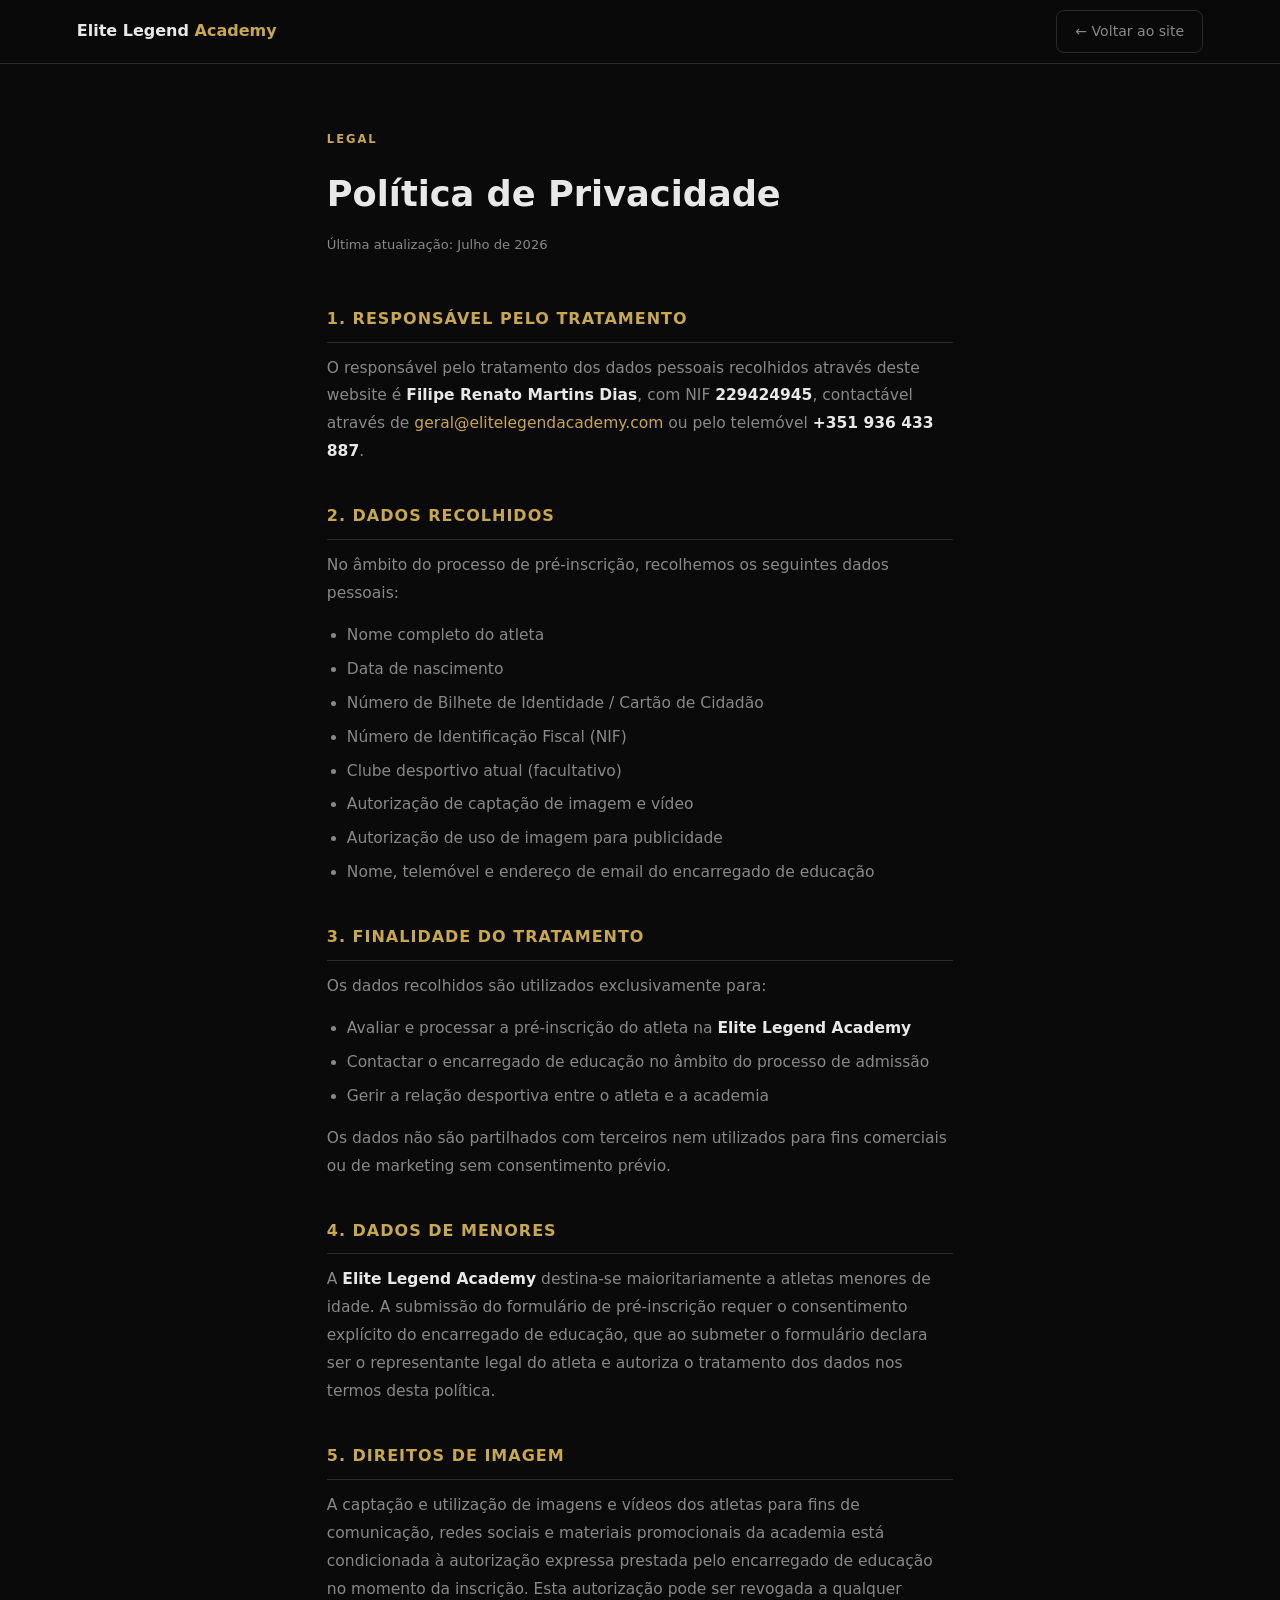
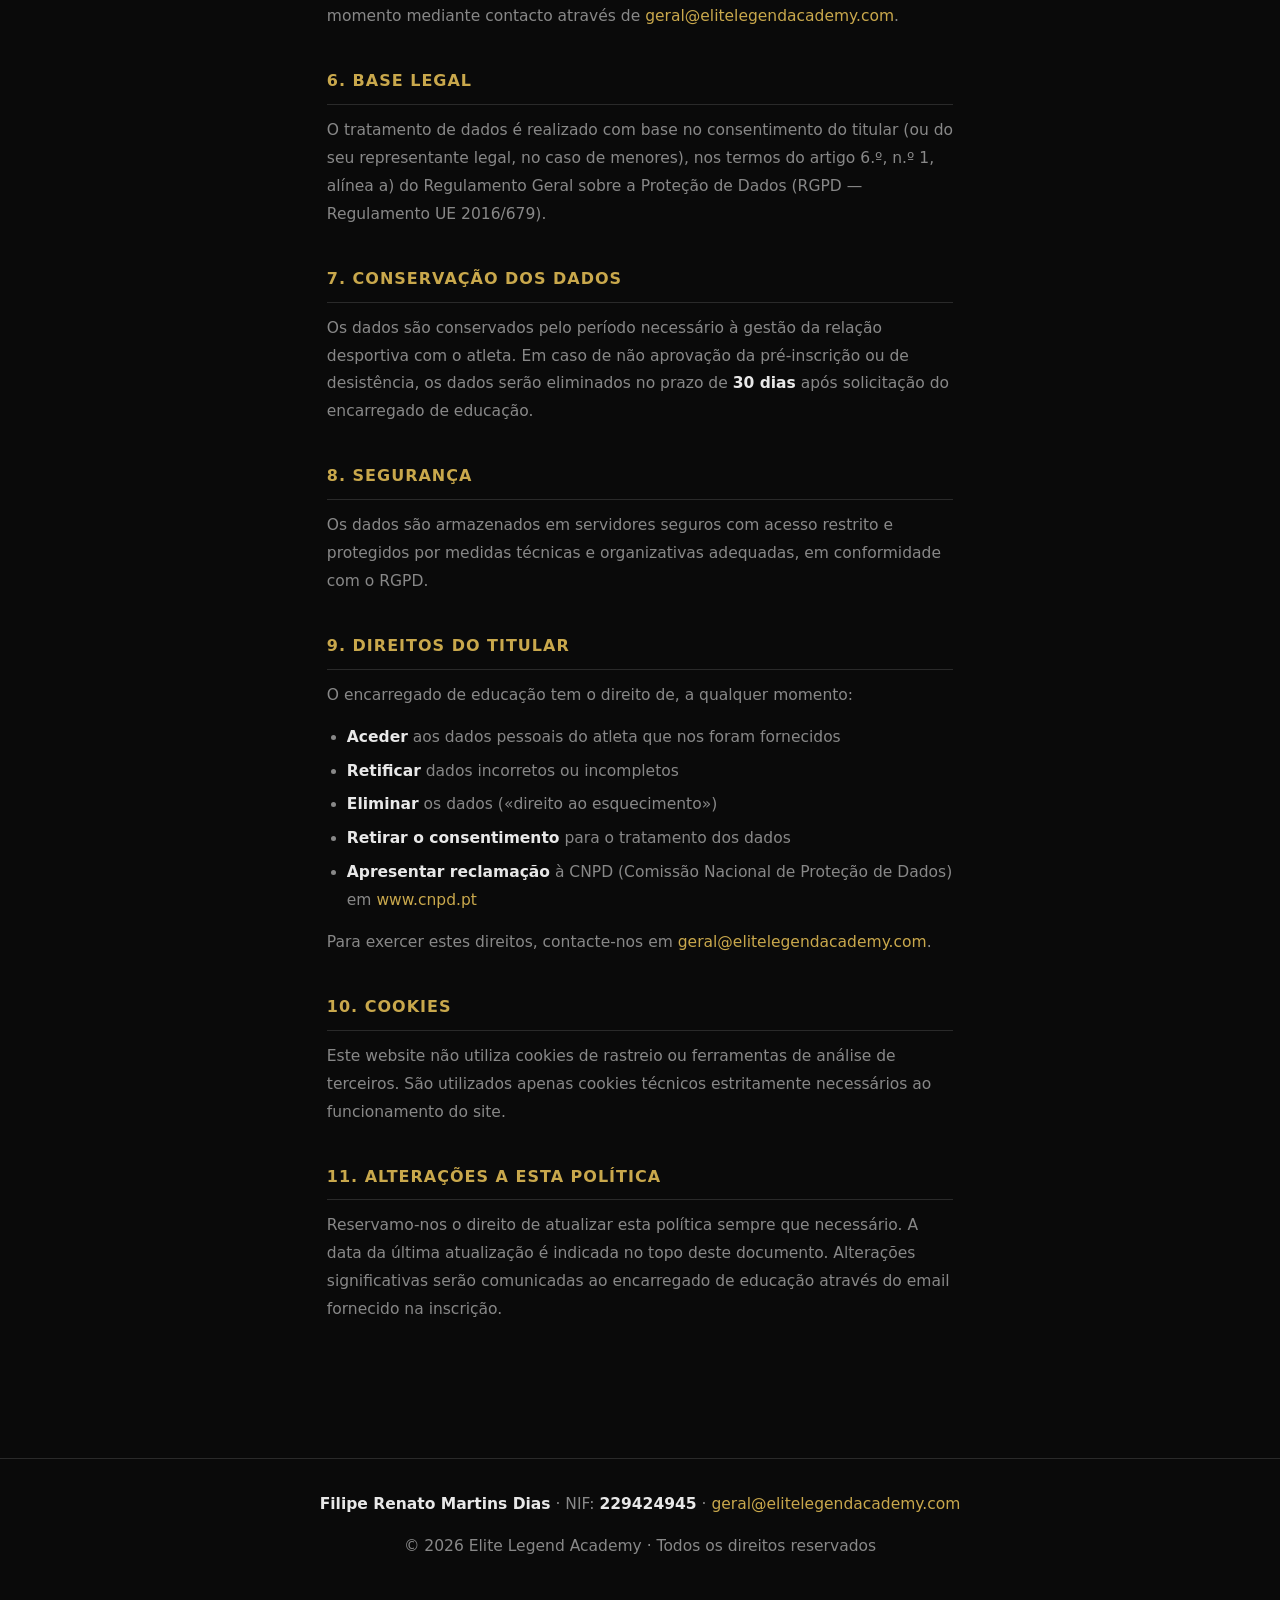
<file: privacidade.html>
<!DOCTYPE html>
<html lang="pt">
<head>
  <meta charset="UTF-8" />
  <meta name="viewport" content="width=device-width, initial-scale=1.0" />
  <title>Política de Privacidade — Elite Legend Academy</title>
  <link rel="icon" type="image/png" sizes="32x32" href="images/favicon-32.png" />
  <link rel="icon" type="image/png" sizes="16x16" href="images/favicon-16.png" />
  <style>
    *, *::before, *::after { box-sizing: border-box; margin: 0; padding: 0; }
    :root {
      --black: #0a0a0a; --dark: #111; --border: #2a2a2a;
      --accent: #C9A84C; --accent2: #F2D06B; --text: #e8e8e8; --muted: #888;
    }
    body { font-family: 'Segoe UI', system-ui, sans-serif; background: var(--black); color: var(--text); line-height: 1.8; }
    .topbar {
      position: sticky; top: 0; z-index: 10;
      background: rgba(10,10,10,.92); backdrop-filter: blur(12px);
      border-bottom: 1px solid var(--border);
      padding: 0 6%; height: 64px;
      display: flex; align-items: center; justify-content: space-between;
    }
    .topbar-logo { font-size: 1rem; font-weight: 800; }
    .topbar-logo em { color: var(--accent); font-style: normal; }
    .btn-back {
      padding: 8px 18px; background: transparent; border: 1px solid var(--border);
      border-radius: 8px; color: var(--muted); font-size: .88rem; cursor: pointer;
      text-decoration: none; transition: border-color .2s, color .2s;
    }
    .btn-back:hover { border-color: var(--accent); color: var(--accent); }
    .content { max-width: 780px; margin: 0 auto; padding: 60px 6%; }
    .tag {
      display: inline-block; font-size: .72rem; font-weight: 700;
      letter-spacing: 2px; text-transform: uppercase; color: var(--accent); margin-bottom: 12px;
    }
    h1 { font-size: 2.2rem; font-weight: 900; margin-bottom: 8px; }
    .updated { font-size: .82rem; color: var(--muted); margin-bottom: 48px; }
    h2 {
      font-size: 1rem; font-weight: 700; letter-spacing: 1px; text-transform: uppercase;
      color: var(--accent); margin: 36px 0 12px;
      padding-bottom: 8px; border-bottom: 1px solid var(--border);
    }
    p { color: var(--muted); margin-bottom: 14px; font-size: .97rem; }
    ul { color: var(--muted); padding-left: 20px; margin-bottom: 14px; font-size: .97rem; }
    ul li { margin-bottom: 6px; }
    strong { color: var(--text); }
    a { color: var(--accent); text-decoration: none; }
    a:hover { text-decoration: underline; }
    .footer {
      text-align: center; padding: 32px; border-top: 1px solid var(--border);
      color: var(--muted); font-size: .85rem; margin-top: 60px;
    }
  </style>
</head>
<body>

  <div class="topbar">
    <span class="topbar-logo">Elite Legend <em>Academy</em></span>
    <a class="btn-back" href="index.html#inscricoes">← Voltar ao site</a>
  </div>

  <div class="content">
    <span class="tag">Legal</span>
    <h1>Política de Privacidade</h1>
    <p class="updated">Última atualização: Julho de 2026</p>

    <h2>1. Responsável pelo Tratamento</h2>
    <p>
      O responsável pelo tratamento dos dados pessoais recolhidos através deste website é
      <strong>Filipe Renato Martins Dias</strong>, com NIF <strong>229424945</strong>, contactável através de
      <a href="mailto:geral@elitelegendacademy.com">geral@elitelegendacademy.com</a> ou pelo
      telemóvel <strong>+351 936 433 887</strong>.
    </p>

    <h2>2. Dados Recolhidos</h2>
    <p>No âmbito do processo de pré-inscrição, recolhemos os seguintes dados pessoais:</p>
    <ul>
      <li>Nome completo do atleta</li>
      <li>Data de nascimento</li>
      <li>Número de Bilhete de Identidade / Cartão de Cidadão</li>
      <li>Número de Identificação Fiscal (NIF)</li>
      <li>Clube desportivo atual (facultativo)</li>
      <li>Autorização de captação de imagem e vídeo</li>
      <li>Autorização de uso de imagem para publicidade</li>
      <li>Nome, telemóvel e endereço de email do encarregado de educação</li>
    </ul>

    <h2>3. Finalidade do Tratamento</h2>
    <p>Os dados recolhidos são utilizados exclusivamente para:</p>
    <ul>
      <li>Avaliar e processar a pré-inscrição do atleta na <strong>Elite Legend Academy</strong></li>
      <li>Contactar o encarregado de educação no âmbito do processo de admissão</li>
      <li>Gerir a relação desportiva entre o atleta e a academia</li>
    </ul>
    <p>Os dados não são partilhados com terceiros nem utilizados para fins comerciais ou de marketing sem consentimento prévio.</p>

    <h2>4. Dados de Menores</h2>
    <p>
      A <strong>Elite Legend Academy</strong> destina-se maioritariamente a atletas menores de idade.
      A submissão do formulário de pré-inscrição requer o consentimento explícito do encarregado de educação,
      que ao submeter o formulário declara ser o representante legal do atleta e autoriza o tratamento
      dos dados nos termos desta política.
    </p>

    <h2>5. Direitos de Imagem</h2>
    <p>
      A captação e utilização de imagens e vídeos dos atletas para fins de comunicação, redes sociais
      e materiais promocionais da academia está condicionada à autorização expressa prestada pelo
      encarregado de educação no momento da inscrição. Esta autorização pode ser revogada a qualquer
      momento mediante contacto através de <a href="mailto:geral@elitelegendacademy.com">geral@elitelegendacademy.com</a>.
    </p>

    <h2>6. Base Legal</h2>
    <p>
      O tratamento de dados é realizado com base no consentimento do titular (ou do seu representante legal,
      no caso de menores), nos termos do artigo 6.º, n.º 1, alínea a) do Regulamento Geral sobre
      a Proteção de Dados (RGPD — Regulamento UE 2016/679).
    </p>

    <h2>7. Conservação dos Dados</h2>
    <p>
      Os dados são conservados pelo período necessário à gestão da relação desportiva com o atleta.
      Em caso de não aprovação da pré-inscrição ou de desistência, os dados serão eliminados no prazo
      de <strong>30 dias</strong> após solicitação do encarregado de educação.
    </p>

    <h2>8. Segurança</h2>
    <p>
      Os dados são armazenados em servidores seguros com acesso restrito e protegidos por medidas
      técnicas e organizativas adequadas, em conformidade com o RGPD.
    </p>

    <h2>9. Direitos do Titular</h2>
    <p>O encarregado de educação tem o direito de, a qualquer momento:</p>
    <ul>
      <li><strong>Aceder</strong> aos dados pessoais do atleta que nos foram fornecidos</li>
      <li><strong>Retificar</strong> dados incorretos ou incompletos</li>
      <li><strong>Eliminar</strong> os dados («direito ao esquecimento»)</li>
      <li><strong>Retirar o consentimento</strong> para o tratamento dos dados</li>
      <li><strong>Apresentar reclamação</strong> à CNPD (Comissão Nacional de Proteção de Dados) em <a href="https://www.cnpd.pt" target="_blank" rel="noopener">www.cnpd.pt</a></li>
    </ul>
    <p>Para exercer estes direitos, contacte-nos em <a href="mailto:geral@elitelegendacademy.com">geral@elitelegendacademy.com</a>.</p>

    <h2>10. Cookies</h2>
    <p>
      Este website não utiliza cookies de rastreio ou ferramentas de análise de terceiros.
      São utilizados apenas cookies técnicos estritamente necessários ao funcionamento do site.
    </p>

    <h2>11. Alterações a esta Política</h2>
    <p>
      Reservamo-nos o direito de atualizar esta política sempre que necessário. A data da última
      atualização é indicada no topo deste documento. Alterações significativas serão comunicadas
      ao encarregado de educação através do email fornecido na inscrição.
    </p>
  </div>

  <footer class="footer">
    <p><strong>Filipe Renato Martins Dias</strong> · NIF: <strong>229424945</strong> · <a href="mailto:geral@elitelegendacademy.com">geral@elitelegendacademy.com</a></p>
    <p style="margin-top:6px;">© 2026 Elite Legend Academy · Todos os direitos reservados</p>
  </footer>

</body>
</html>
</file>
